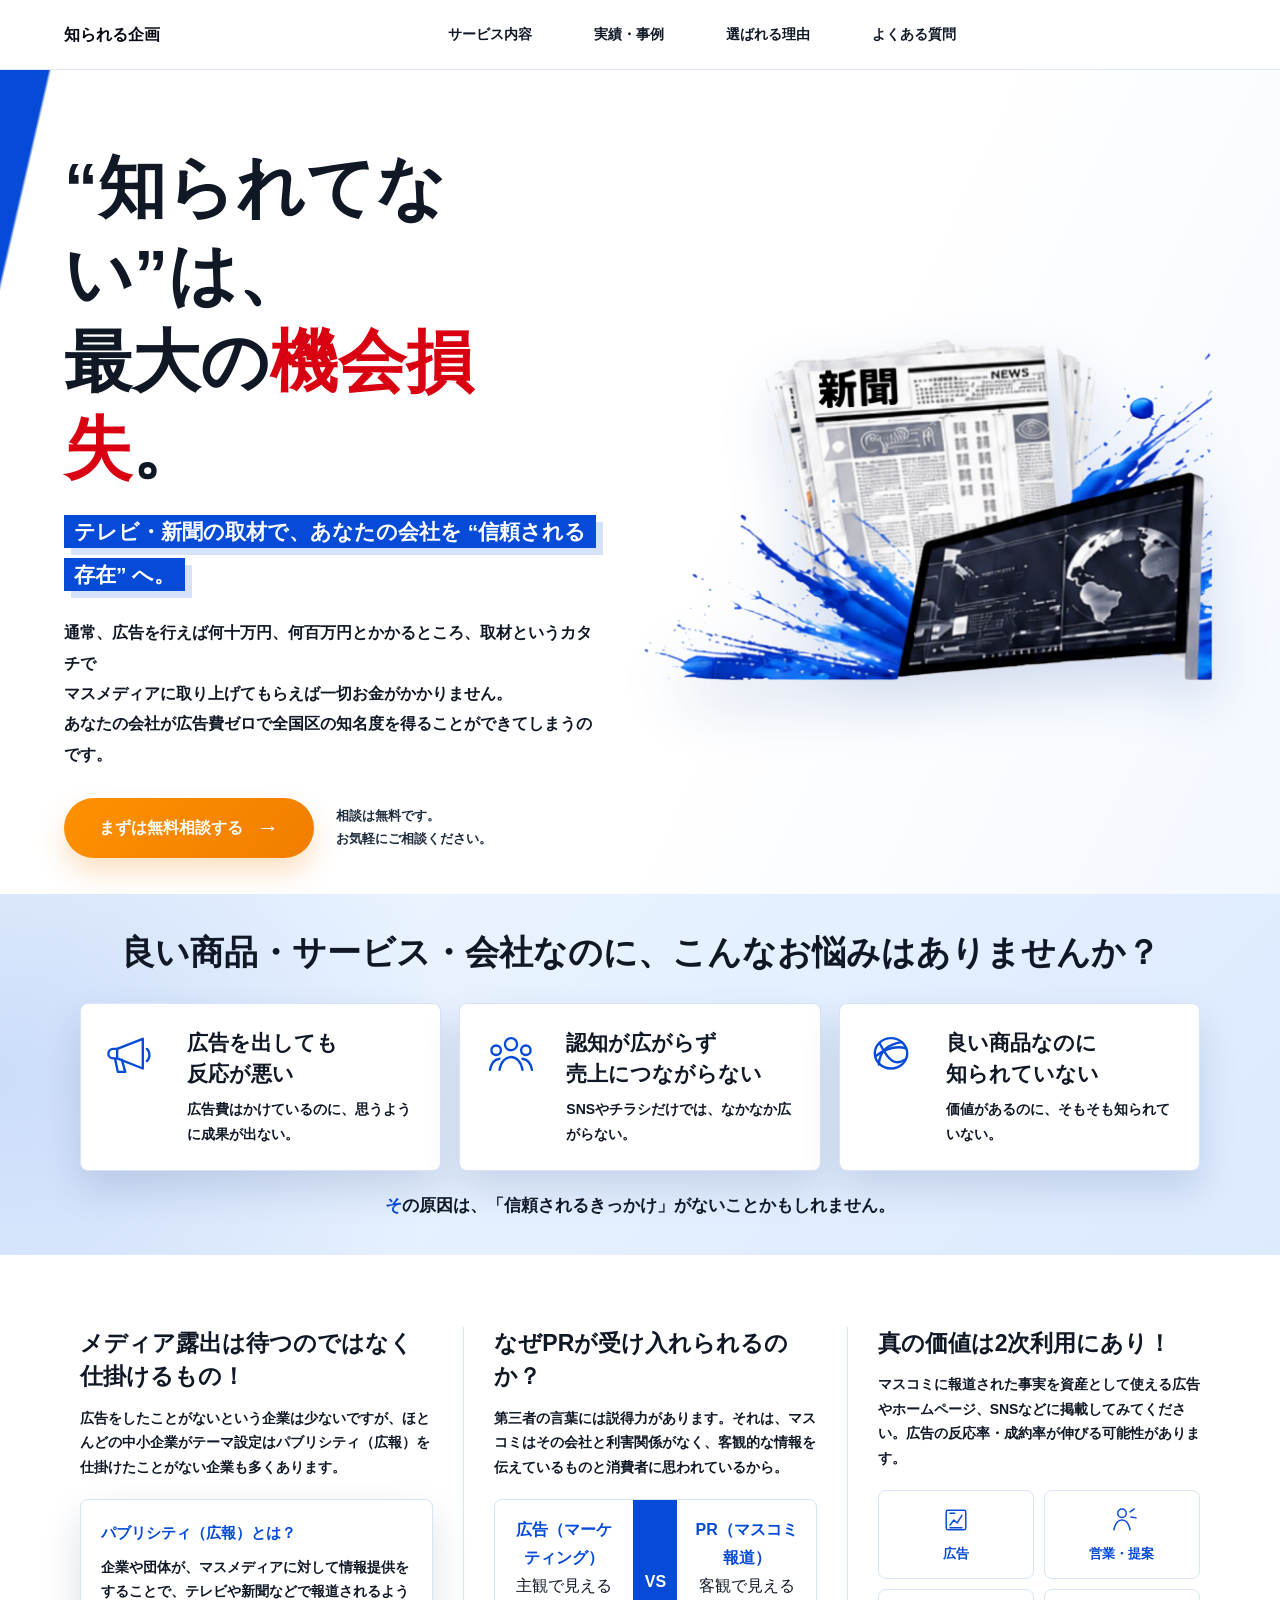
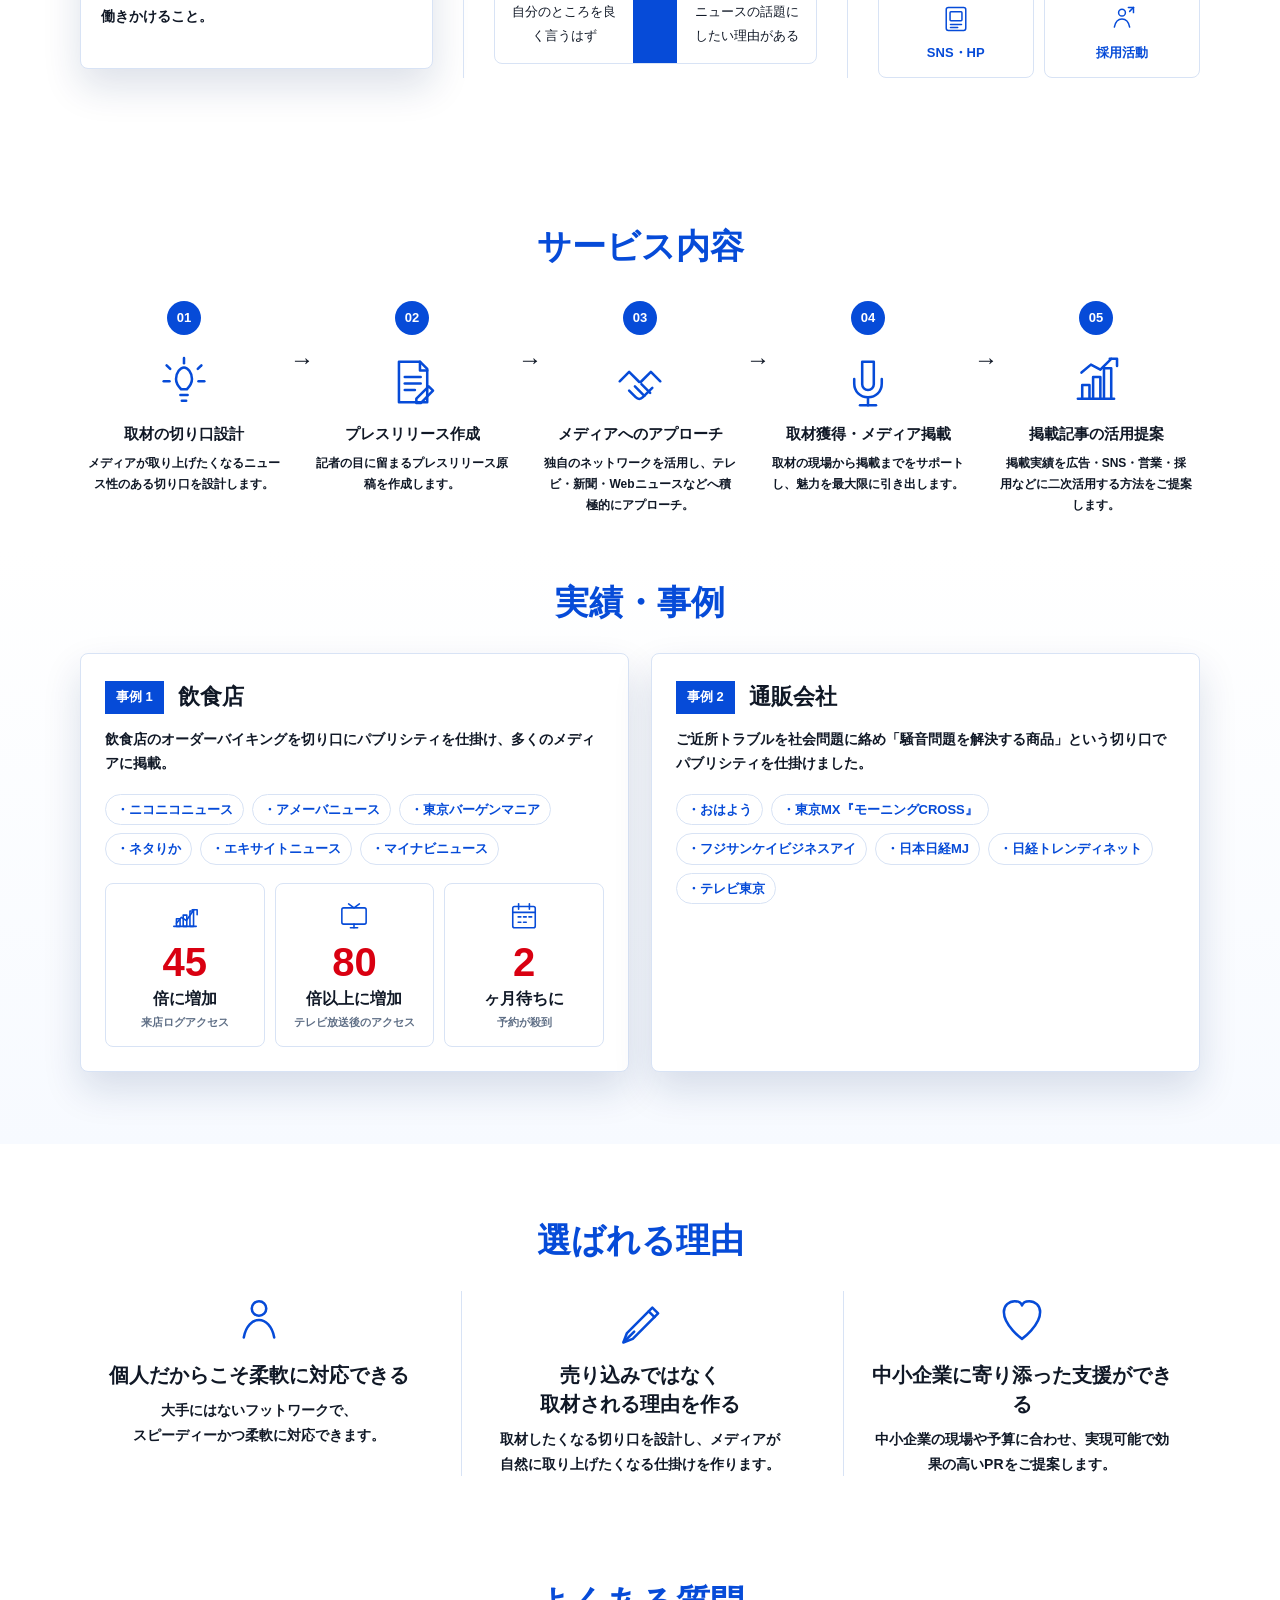
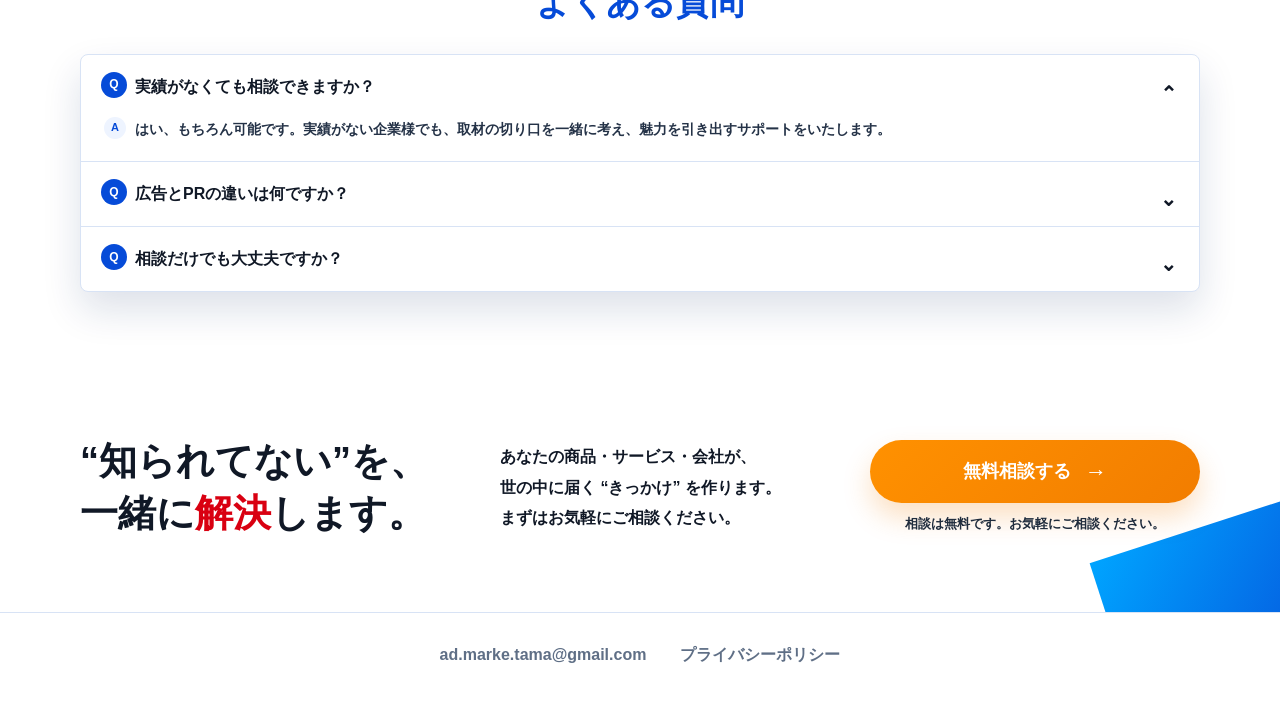
<file: index.html>
<!doctype html>
<html lang="ja">
  <head>
    <meta charset="utf-8">
    <meta name="viewport" content="width=device-width, initial-scale=1">
    <meta name="description" content="テレビ・新聞などのメディア露出を通じて、まだ知られていない商品・サービス・会社の価値を届けるPR支援サイトです。">
    <title>知られる企画 | 知られていないを機会に変えるPR支援</title>
    <style>
      :root {
        --blue: #064bd8;
        --blue-deep: #003895;
        --blue-soft: #eef6ff;
        --red: #d90011;
        --orange: #ff9100;
        --orange-dark: #f27d00;
        --ink: #101826;
        --muted: #5f6f86;
        --line: #d8e3f5;
        --shadow: 0 18px 38px rgba(14, 45, 101, 0.14);
      }
      
      * {
        box-sizing: border-box;
      }
      
      html {
        scroll-behavior: smooth;
        scroll-padding-top: 84px;
      }
      
      body {
        margin: 0;
        color: var(--ink);
        font-family: -apple-system, BlinkMacSystemFont, "Hiragino Sans", "Yu Gothic", "YuGothic", "Noto Sans JP", sans-serif;
        line-height: 1.75;
        background: #fff;
      }
      
      a {
        color: inherit;
        text-decoration: none;
      }
      
      .container {
        width: min(1120px, calc(100% - 40px));
        margin: 0 auto;
      }
      
      .site-header {
        position: sticky;
        top: 0;
        z-index: 20;
        display: flex;
        align-items: center;
        justify-content: space-between;
        gap: 28px;
        min-height: 70px;
        padding: 14px clamp(20px, 5vw, 76px);
        background: rgba(255, 255, 255, 0.94);
        border-bottom: 1px solid rgba(216, 227, 245, 0.75);
        backdrop-filter: blur(16px);
      }
      
      .brand {
        min-width: max-content;
        color: #050812;
        font-weight: 900;
        letter-spacing: 0;
      }
      
      .site-nav {
        display: flex;
        justify-content: center;
        gap: clamp(22px, 5vw, 62px);
        width: 100%;
        font-size: 14px;
        font-weight: 900;
      }
      
      .hero {
        position: relative;
        display: grid;
        grid-template-columns: minmax(0, 0.95fr) minmax(380px, 1.05fr);
        gap: 20px;
        align-items: center;
        min-height: 560px;
        padding: clamp(44px, 6vw, 74px) clamp(20px, 5vw, 76px) 36px;
        overflow: hidden;
        background:
          linear-gradient(103deg, var(--blue) 0 3.3%, transparent 3.5%),
          linear-gradient(115deg, #fff 0%, #fff 60%, #f3f8ff 100%);
      }
      
      .hero-copy {
        position: relative;
        z-index: 2;
      }
      
      .hero h1 {
        margin: 0 0 18px;
        font-size: clamp(42px, 5.4vw, 68px);
        line-height: 1.28;
        letter-spacing: 0;
      }
      
      .hero h1 span,
      .final-cta span {
        color: var(--red);
      }
      
      .hero-ribbon {
        display: inline;
        padding: 5px 10px;
        color: #fff;
        font-size: clamp(16px, 1.9vw, 21px);
        font-weight: 900;
        line-height: 2.05;
        background: var(--blue);
        box-decoration-break: clone;
        -webkit-box-decoration-break: clone;
        box-shadow: 7px 7px 0 rgba(6, 75, 216, 0.16);
      }
      
      .hero-text {
        max-width: 650px;
        margin: 22px 0 0;
        font-size: 16px;
        font-weight: 800;
        line-height: 1.9;
      }
      
      .hero-actions {
        display: flex;
        align-items: center;
        gap: 22px;
        margin-top: 28px;
      }
      
      .hero-actions p,
      .final-grid small {
        margin: 0;
        color: #1f2c3d;
        font-size: 13px;
        font-weight: 800;
      }
      
      .button {
        display: inline-flex;
        align-items: center;
        justify-content: center;
        gap: 14px;
        min-width: 250px;
        padding: 16px 32px;
        color: #fff;
        font-size: 16px;
        font-weight: 900;
        background: linear-gradient(135deg, var(--orange), var(--orange-dark));
        border-radius: 999px;
        box-shadow: 0 14px 28px rgba(242, 125, 0, 0.24);
      }
      
      .button::after {
        content: "→";
        font-size: 22px;
        line-height: 1;
      }
      
      .button.large {
        min-width: 330px;
        font-size: 18px;
      }
      
      .hero-visual {
        position: relative;
        z-index: 1;
      }
      
      .hero-visual img {
        display: block;
        width: min(100%, 780px);
        margin-left: auto;
        filter: drop-shadow(0 24px 28px rgba(3, 52, 147, 0.16));
      }
      
      .section {
        padding: clamp(44px, 6vw, 72px) 0;
      }
      
      .band {
        padding: 34px 0;
        background:
          radial-gradient(circle at 0% 50%, rgba(6, 75, 216, 0.14), transparent 35%),
          linear-gradient(135deg, #eef6ff, #dceaff);
      }
      
      .problem h2,
      .section-title {
        margin: 0 0 26px;
        color: var(--ink);
        font-size: clamp(24px, 3vw, 34px);
        line-height: 1.45;
        text-align: center;
      }
      
      .section-title,
      .faq .section-title {
        color: var(--blue);
      }
      
      .problem-grid {
        display: grid;
        grid-template-columns: repeat(3, 1fr);
        gap: 18px;
      }
      
      .problem-card,
      .case-card,
      .faq-list,
      .mini-box {
        background: #fff;
        border: 1px solid var(--line);
        border-radius: 8px;
        box-shadow: var(--shadow);
      }
      
      .problem-card {
        display: grid;
        grid-template-columns: 64px 1fr;
        gap: 8px 18px;
        min-height: 150px;
        padding: 24px;
      }
      
      .asset-icon {
        display: block;
        width: 54px;
        height: 54px;
        object-fit: contain;
      }
      
      .service-icon {
        display: block;
        width: 58px;
        height: 58px;
        margin: 0 auto 12px;
        object-fit: contain;
      }
      
      .reason-icon {
        display: block;
        width: 58px;
        height: 58px;
        margin: 0 auto 12px;
        object-fit: contain;
      }
      
      .problem-card h3 {
        margin: 0;
        font-size: 21px;
        line-height: 1.45;
      }
      
      .problem-card p {
        grid-column: 2;
        margin: 0;
        font-size: 14px;
        font-weight: 800;
      }
      
      .center-note {
        margin: 20px 0 0;
        text-align: center;
        font-size: 17px;
        font-weight: 900;
      }
      
      .center-note::first-letter {
        color: var(--blue);
      }
      
      .insight-grid {
        display: grid;
        grid-template-columns: repeat(3, 1fr);
        gap: 30px;
      }
      
      .insight article + article {
        padding-left: 30px;
        border-left: 1px solid var(--line);
      }
      
      .insight h2 {
        margin: 0 0 12px;
        font-size: 23px;
        line-height: 1.45;
      }
      
      .insight p {
        margin: 0 0 20px;
        font-size: 14px;
        font-weight: 800;
      }
      
      .mini-box {
        padding: 20px;
      }
      
      .mini-box h3 {
        margin: 0 0 8px;
        color: var(--blue);
        font-size: 15px;
      }
      
      .compare {
        display: grid;
        grid-template-columns: 1fr 44px 1fr;
        overflow: hidden;
        border: 1px solid var(--line);
        border-radius: 8px;
      }
      
      .compare div {
        padding: 16px;
        text-align: center;
      }
      
      .compare strong {
        display: grid;
        place-items: center;
        color: #fff;
        background: var(--blue);
      }
      
      .compare b,
      .compare span,
      .compare small {
        display: block;
      }
      
      .compare b {
        color: var(--blue);
      }
      
      .reuse-grid {
        display: grid;
        grid-template-columns: repeat(2, 1fr);
        gap: 10px;
      }
      
      .reuse-grid span {
        display: grid;
        gap: 6px;
        place-items: center;
        padding: 12px 8px;
        color: var(--blue);
        text-align: center;
        font-size: 13px;
        font-weight: 900;
        border: 1px solid var(--line);
        border-radius: 8px;
      }
      
      .reuse-grid img {
        width: 34px;
        height: 34px;
        object-fit: contain;
      }
      
      .service {
        padding-bottom: 34px;
      }
      
      .service-steps {
        display: grid;
        grid-template-columns: repeat(5, 1fr);
        gap: 20px;
        padding: 0;
        margin: 0;
        list-style: none;
      }
      
      .service-steps li {
        position: relative;
        padding: 4px 8px 0;
        text-align: center;
      }
      
      .service-steps li + li::before {
        position: absolute;
        top: 42px;
        left: -18px;
        content: "→";
        font-size: 24px;
        font-weight: 900;
      }
      
      .service-steps span {
        display: inline-grid;
        place-items: center;
        width: 34px;
        height: 34px;
        margin-bottom: 18px;
        color: #fff;
        font-size: 13px;
        font-weight: 900;
        background: var(--blue);
        border-radius: 50%;
      }
      
      .service-steps h3 {
        margin: 0 0 8px;
        font-size: 15px;
        line-height: 1.45;
      }
      
      .service-steps p {
        margin: 0;
        font-size: 12px;
        font-weight: 800;
      }
      
      .works {
        padding-top: 28px;
        background: linear-gradient(180deg, #fff, #f7faff);
      }
      
      .works-grid {
        display: grid;
        grid-template-columns: 1fr 1fr;
        gap: 22px;
      }
      
      .case-card {
        padding: 24px;
      }
      
      .case-head {
        display: flex;
        align-items: center;
        gap: 14px;
        margin-bottom: 10px;
      }
      
      .case-head span {
        padding: 5px 11px;
        color: #fff;
        font-size: 13px;
        font-weight: 900;
        background: var(--blue);
      }
      
      .case-head h3 {
        margin: 0;
        font-size: 22px;
      }
      
      .case-card p {
        margin: 0 0 18px;
        font-size: 14px;
        font-weight: 800;
      }
      
      .media-list {
        display: flex;
        flex-wrap: wrap;
        gap: 8px;
        margin-bottom: 18px;
      }
      
      .media-list span {
        display: inline-flex;
        align-items: center;
        min-height: 30px;
        padding: 6px 10px;
        color: var(--blue);
        font-size: 13px;
        font-weight: 900;
        line-height: 1.35;
        background: #fff;
        border: 1px solid var(--line);
        border-radius: 999px;
      }
      
      .media-list span::before {
        content: "・";
      }
      
      .stats-grid {
        display: grid;
        grid-template-columns: repeat(3, 1fr);
        gap: 10px;
      }
      
      .stats-grid div {
        min-height: 112px;
        padding: 14px 8px;
        text-align: center;
        border: 1px solid var(--line);
        border-radius: 8px;
      }
      
      .stats-grid img {
        display: block;
        width: 36px;
        height: 36px;
        margin: 0 auto 8px;
        object-fit: contain;
      }
      
      .stats-grid b {
        color: var(--red);
        font-size: 40px;
        line-height: 1;
      }
      
      .stats-grid strong,
      .stats-grid small {
        display: block;
        font-weight: 900;
      }
      
      .stats-grid small {
        color: var(--muted);
        font-size: 11px;
      }
      
      .reason-grid {
        display: grid;
        grid-template-columns: repeat(3, 1fr);
        gap: 24px;
      }
      
      .reason-grid article {
        padding: 0 28px;
        text-align: center;
      }
      
      .reason-grid article + article {
        border-left: 1px solid var(--line);
      }
      
      .reason-grid h3 {
        margin: 0 0 8px;
        font-size: 20px;
        line-height: 1.45;
      }
      
      .reason-grid p {
        margin: 0;
        font-size: 14px;
        font-weight: 800;
      }
      
      .faq {
        padding-top: 30px;
      }
      
      .faq-list {
        overflow: hidden;
      }
      
      .faq-list details + details {
        border-top: 1px solid var(--line);
      }
      
      .faq-list summary {
        position: relative;
        display: block;
        padding: 18px 46px 18px 54px;
        cursor: pointer;
        font-weight: 900;
        list-style: none;
      }
      
      .faq-list summary::-webkit-details-marker {
        display: none;
      }
      
      .faq-list summary::before {
        position: absolute;
        top: 17px;
        left: 20px;
        display: grid;
        width: 26px;
        height: 26px;
        place-items: center;
        content: "Q";
        color: #fff;
        font-size: 12px;
        background: var(--blue);
        border-radius: 50%;
      }
      
      .faq-list summary::after {
        position: absolute;
        top: 20px;
        right: 22px;
        content: "⌄";
        font-size: 20px;
      }
      
      .faq-list details[open] summary::after {
        transform: rotate(180deg);
      }
      
      .faq-list p {
        position: relative;
        margin: -2px 0 20px;
        padding: 0 46px 0 54px;
        color: #243247;
        font-size: 14px;
        font-weight: 800;
      }
      
      .faq-list p::before {
        position: absolute;
        left: 23px;
        display: grid;
        width: 22px;
        height: 22px;
        place-items: center;
        content: "A";
        color: var(--blue);
        font-size: 11px;
        font-weight: 900;
        background: #eef4ff;
        border-radius: 50%;
      }
      
      .final-cta {
        position: relative;
        overflow: hidden;
      }
      
      .final-cta::after {
        position: absolute;
        right: -70px;
        bottom: -80px;
        width: 240px;
        height: 170px;
        content: "";
        background: linear-gradient(135deg, #00a4ff, var(--blue));
        transform: rotate(-18deg);
      }
      
      .final-grid {
        position: relative;
        z-index: 1;
        display: grid;
        grid-template-columns: minmax(390px, 0.9fr) minmax(300px, 1fr) auto;
        gap: 30px;
        align-items: center;
      }
      
      .final-grid h2 {
        margin: 0;
        min-width: 390px;
        font-size: clamp(28px, 3vw, 38px);
        line-height: 1.36;
      }
      
      .final-keep {
        font-weight: inherit;
        white-space: nowrap;
      }
      
      .final-keep strong {
        color: var(--red);
      }
      
      .final-grid p {
        margin: 0;
        font-weight: 900;
        line-height: 1.9;
      }
      
      .final-grid small {
        display: block;
        margin-top: 10px;
        text-align: center;
      }
      
      .site-footer {
        display: flex;
        justify-content: center;
        gap: 34px;
        padding: 28px 20px 42px;
        color: var(--muted);
        font-weight: 900;
        background: #fff;
        border-top: 1px solid var(--line);
      }
      
      @media (max-width: 980px) {
        html {
          scroll-padding-top: 112px;
        }
      
        .site-header {
          align-items: flex-start;
          flex-direction: column;
          gap: 10px;
        }
      
        .site-nav {
          justify-content: flex-start;
          gap: 18px;
          overflow-x: auto;
          width: 100%;
          padding-bottom: 2px;
          white-space: nowrap;
        }
      
        .hero {
          grid-template-columns: 1fr;
          min-height: auto;
        }
      
        .hero-visual img {
          width: min(100%, 640px);
        }
      
        .problem-grid,
        .insight-grid,
        .works-grid,
        .reason-grid,
        .final-grid {
          grid-template-columns: 1fr;
        }
      
        .insight article + article,
        .reason-grid article + article {
          padding-left: 0;
          border-left: 0;
        }
      
        .service-steps {
          grid-template-columns: 1fr 1fr;
        }
      
        .service-steps li + li::before {
          display: none;
        }
      
        .final-grid {
          justify-items: start;
        }
      }
      
      @media (max-width: 640px) {
        .container {
          width: min(100% - 28px, 560px);
        }
      
        .site-header {
          min-height: auto;
          padding: 12px 16px;
        }
      
        .brand {
          font-size: 18px;
        }
      
        .site-nav {
          font-size: 12px;
        }
      
        .hero {
          padding: 32px 16px 22px;
          background:
            linear-gradient(96deg, var(--blue) 0 8%, transparent 8.3%),
            linear-gradient(180deg, #fff, #eef5ff);
        }
      
        .hero h1 {
          padding-left: 16px;
          font-size: 38px;
        }
      
        .hero-ribbon {
          font-size: 14px;
        }
      
        .hero-text {
          font-size: 15px;
          line-height: 1.85;
        }
      
        .hero-actions {
          align-items: stretch;
          flex-direction: column;
        }
      
        .button,
        .button.large {
          width: 100%;
          min-width: 0;
        }
      
        .hero-visual {
          margin: 14px -16px -8px 0;
        }
      
        .hero-visual img {
          width: min(100%, 560px);
        }
      
        .final-grid h2 {
          min-width: 0;
          width: 100%;
          font-size: 28px;
        }
      
        .section {
          padding: 40px 0;
        }
      
        .problem-card {
          grid-template-columns: 1fr;
          text-align: center;
        }
      
        .problem-card p {
          grid-column: auto;
        }
      
        .asset-icon {
          margin: 0 auto;
        }
      
        .service-steps,
        .stats-grid,
        .media-list,
        .reuse-grid {
          grid-template-columns: 1fr;
        }
      
        .case-card {
          padding: 20px;
        }
      
        .site-footer {
          align-items: center;
          flex-direction: column;
          gap: 10px;
          text-align: center;
        }
      }

      @media (max-width: 768px) {
        html {
          scroll-padding-top: 0;
        }

        body {
          min-width: 0;
        }

        .container {
          width: min(100% - 28px, 560px);
        }

        .site-header {
          position: static;
          align-items: flex-start;
          gap: 12px;
          padding: 14px 16px;
        }

        .brand {
          font-size: 18px;
          line-height: 1.4;
        }

        .site-nav {
          display: flex;
          flex-wrap: wrap;
          justify-content: flex-start;
          gap: 10px 18px;
          overflow: visible;
          width: 100%;
          padding-bottom: 0;
          font-size: 12px;
          line-height: 1.5;
          white-space: normal;
        }

        .hero {
          grid-template-columns: 1fr;
          gap: 24px;
          min-height: auto;
          padding: 32px 16px 28px;
          overflow: visible;
          background:
            linear-gradient(96deg, var(--blue) 0 7%, transparent 7.3%),
            linear-gradient(180deg, #fff, #eef5ff);
        }

        .hero h1 {
          max-width: 100%;
          padding-left: 14px;
          margin-bottom: 16px;
          font-size: clamp(34px, 10vw, 40px);
          line-height: 1.28;
        }

        .hero-ribbon {
          display: inline;
          padding: 4px 8px;
          font-size: 14px;
          line-height: 2;
          box-shadow: 5px 5px 0 rgba(6, 75, 216, 0.14);
          box-decoration-break: clone;
          -webkit-box-decoration-break: clone;
        }

        .hero-text {
          max-width: 100%;
          margin-top: 18px;
          font-size: 14px;
          line-height: 1.9;
          overflow-wrap: anywhere;
        }

        .hero-actions {
          align-items: center;
          flex-direction: column;
          gap: 12px;
          margin-top: 22px;
        }

        .hero-actions p {
          width: 100%;
          text-align: center;
        }

        .button,
        .button.large {
          width: min(100%, 340px);
          min-width: 0;
          min-height: 52px;
          padding: 14px 22px;
          font-size: 15px;
        }

        .hero-visual {
          width: 100%;
          margin: 0;
        }

        .hero-visual img {
          width: 100%;
          max-width: 560px;
          height: auto;
          margin: 0 auto;
        }

        .section,
        .band {
          padding: 38px 0;
        }

        .problem h2,
        .section-title {
          margin-bottom: 18px;
          font-size: 23px;
          line-height: 1.55;
        }

        .problem-grid,
        .insight-grid,
        .works-grid,
        .reason-grid,
        .final-grid {
          display: grid;
          grid-template-columns: 1fr;
          gap: 16px;
        }

        .problem-card {
          grid-template-columns: 1fr;
          justify-items: center;
          gap: 10px;
          min-height: 0;
          padding: 18px;
          text-align: center;
        }

        .asset-icon {
          width: 44px;
          height: 44px;
          margin: 0;
        }

        .problem-card h3 {
          font-size: 18px;
          line-height: 1.45;
        }

        .problem-card p {
          grid-column: 1 / -1;
          font-size: 13px;
          line-height: 1.8;
        }

        .center-note {
          font-size: 14px;
          line-height: 1.8;
        }

        .insight article + article,
        .reason-grid article + article {
          padding-left: 0;
          border-left: 0;
        }

        .insight article,
        .case-card,
        .final-grid {
          text-align: center;
        }

        .insight h2 {
          font-size: 20px;
          line-height: 1.5;
        }

        .insight p,
        .case-card p,
        .reason-grid p {
          font-size: 13px;
          line-height: 1.85;
        }

        .mini-box {
          padding: 18px;
          text-align: center;
        }

        .compare {
          grid-template-columns: 1fr;
        }

        .compare strong {
          min-height: 34px;
        }

        .reuse-grid,
        .stats-grid,
        .media-list,
        .logo-grid {
          grid-template-columns: 1fr;
        }

        .reuse-grid {
          gap: 10px;
        }

        .reuse-grid span,
        .media-list span {
          width: 100%;
          justify-content: center;
          text-align: center;
          white-space: normal;
          overflow-wrap: anywhere;
        }

        .service-steps {
          grid-template-columns: 1fr;
          gap: 18px;
        }

        .service-steps li {
          padding: 0 4px;
        }

        .service-steps li + li::before {
          display: none;
        }

        .service-icon {
          width: 52px;
          height: 52px;
        }

        .service-steps h3 {
          font-size: 16px;
        }

        .service-steps p {
          font-size: 13px;
          line-height: 1.75;
        }

        .case-card {
          padding: 18px;
        }

        .case-head {
          align-items: center;
          flex-direction: column;
          gap: 8px;
        }

        .case-head h3 {
          font-size: 20px;
        }

        .stats-grid {
          gap: 10px;
        }

        .stats-grid div {
          min-height: 0;
          padding: 14px 10px;
        }

        .reason-grid article {
          padding: 0;
        }

        .reason-icon {
          width: 52px;
          height: 52px;
        }

        .reason-grid h3 {
          font-size: 18px;
          line-height: 1.55;
        }

        .faq-list {
          overflow: visible;
        }

        .faq-list summary {
          padding: 16px 40px 16px 50px;
          font-size: 14px;
          line-height: 1.65;
          overflow-wrap: anywhere;
        }

        .faq-list summary::before {
          top: 17px;
          left: 16px;
        }

        .faq-list summary::after {
          top: 20px;
          right: 16px;
        }

        .faq-list p {
          margin-bottom: 18px;
          padding: 0 18px 0 50px;
          font-size: 13px;
          line-height: 1.85;
          overflow-wrap: anywhere;
        }

        .faq-list p::before {
          left: 18px;
        }

        .final-cta {
          overflow: visible;
        }

        .final-cta::after {
          right: 0;
          bottom: 0;
          width: 88px;
          height: 72px;
          clip-path: polygon(100% 0, 100% 100%, 0 100%);
          transform: none;
        }

        .final-grid {
          justify-items: stretch;
        }

        .final-grid h2 {
          width: 100%;
          min-width: 0;
          font-size: 27px;
          line-height: 1.45;
          text-align: center;
        }

        .final-keep {
          white-space: normal;
        }

        .final-grid p {
          font-size: 14px;
          line-height: 1.9;
          text-align: center;
        }

        .final-grid small {
          text-align: center;
        }

        .site-footer {
          align-items: center;
          flex-direction: column;
          gap: 10px;
          padding: 24px 16px 34px;
          text-align: center;
          font-size: 13px;
        }
      }

      @media (min-width: 360px) and (max-width: 390px) {
        .hero h1 {
          padding-left: 0;
          font-size: 31px;
          line-height: 1.32;
          white-space: nowrap;
          letter-spacing: 0;
        }
      }
    </style>
  </head>
  <body>
    <header class="site-header">
      <a class="brand" href="#top">知られる企画</a>
      <nav class="site-nav" aria-label="メインナビゲーション">
        <a href="#service">サービス内容</a>
        <a href="#works">実績・事例</a>
        <a href="#reason">選ばれる理由</a>
        <a href="#faq">よくある質問</a>
      </nav>
    </header>

    <main>
      <section id="top" class="hero">
        <div class="hero-copy">
          <h1>“知られてない”は、<br>最大の<span>機会損失</span>。</h1>
          <p class="hero-ribbon">テレビ・新聞の取材で、あなたの会社を “信頼される存在” へ。</p>
          <p class="hero-text">通常、広告を行えば何十万円、何百万円とかかるところ、取材というカタチで<br>マスメディアに取り上げてもらえば一切お金がかかりません。<br>あなたの会社が広告費ゼロで全国区の知名度を得ることができてしまうのです。</p>
          <div class="hero-actions">
            <a class="button" href="mailto:ad.marke.tama@gmail.com?subject=%E7%84%A1%E6%96%99%E7%9B%B8%E8%AB%87%E3%81%AE%E3%81%8A%E5%95%8F%E3%81%84%E5%90%88%E3%82%8F%E3%81%9B">まずは無料相談する</a>
            <p>相談は無料です。<br>お気軽にご相談ください。</p>
          </div>
        </div>
        <div class="hero-visual" aria-hidden="true">
          <img src="fv-tv-newspaper-transparent.png" alt="">
        </div>
      </section>

      <section class="problem band">
        <div class="container">
          <h2>良い商品・サービス・会社なのに、こんなお悩みはありませんか？</h2>
          <div class="problem-grid">
            <article class="problem-card">
              <img class="asset-icon" src="problem_megaphone.svg" alt="">
              <h3>広告を出しても<br>反応が悪い</h3>
              <p>広告費はかけているのに、思うように成果が出ない。</p>
            </article>
            <article class="problem-card">
              <img class="asset-icon" src="problem_people.svg" alt="">
              <h3>認知が広がらず<br>売上につながらない</h3>
              <p>SNSやチラシだけでは、なかなか広がらない。</p>
            </article>
            <article class="problem-card">
              <img class="asset-icon" src="problem_scribble.svg" alt="">
              <h3>良い商品なのに<br>知られていない</h3>
              <p>価値があるのに、そもそも知られていない。</p>
            </article>
          </div>
          <p class="center-note">その原因は、「信頼されるきっかけ」がないことかもしれません。</p>
        </div>
      </section>

      <section class="insight section">
        <div class="container insight-grid">
          <article>
            <h2>メディア露出は待つのではなく<br>仕掛けるもの！</h2>
            <p>広告をしたことがないという企業は少ないですが、ほとんどの中小企業がテーマ設定はパブリシティ（広報）を仕掛けたことがない企業も多くあります。</p>
            <div class="mini-box">
              <h3>パブリシティ（広報）とは？</h3>
              <p>企業や団体が、マスメディアに対して情報提供をすることで、テレビや新聞などで報道されるよう働きかけること。</p>
            </div>
          </article>
          <article>
            <h2>なぜPRが受け入れられるのか？</h2>
            <p>第三者の言葉には説得力があります。それは、マスコミはその会社と利害関係がなく、客観的な情報を伝えているものと消費者に思われているから。</p>
            <div class="compare">
              <div>
                <b>広告（マーケティング）</b>
                <span>主観で見える</span>
                <small>自分のところを良く言うはず</small>
              </div>
              <strong>VS</strong>
              <div>
                <b>PR（マスコミ報道）</b>
                <span>客観で見える</span>
                <small>ニュースの話題にしたい理由がある</small>
              </div>
            </div>
          </article>
          <article>
            <h2>真の価値は2次利用にあり！</h2>
            <p>マスコミに報道された事実を資産として使える広告やホームページ、SNSなどに掲載してみてください。広告の反応率・成約率が伸びる可能性があります。</p>
            <div class="reuse-grid">
              <span><img src="reuse_ad.svg" alt="">広告</span>
              <span><img src="reuse_sales.svg" alt="">営業・提案</span>
              <span><img src="reuse_sns_hp.svg" alt="">SNS・HP</span>
              <span><img src="reuse_recruit.svg" alt="">採用活動</span>
            </div>
          </article>
        </div>
      </section>

      <section id="service" class="section service">
        <div class="container">
          <h2 class="section-title">サービス内容</h2>
          <ol class="service-steps">
            <li><span>01</span><img class="service-icon" src="service_lightbulb.svg" alt=""><h3>取材の切り口設計</h3><p>メディアが取り上げたくなるニュース性のある切り口を設計します。</p></li>
            <li><span>02</span><img class="service-icon" src="service_press_release.svg" alt=""><h3>プレスリリース作成</h3><p>記者の目に留まるプレスリリース原稿を作成します。</p></li>
            <li><span>03</span><img class="service-icon" src="service_handshake.svg" alt=""><h3>メディアへのアプローチ</h3><p>独自のネットワークを活用し、テレビ・新聞・Webニュースなどへ積極的にアプローチ。</p></li>
            <li><span>04</span><img class="service-icon" src="service_microphone.svg" alt=""><h3>取材獲得・メディア掲載</h3><p>取材の現場から掲載までをサポートし、魅力を最大限に引き出します。</p></li>
            <li><span>05</span><img class="service-icon" src="service_chart.svg" alt=""><h3>掲載記事の活用提案</h3><p>掲載実績を広告・SNS・営業・採用などに二次活用する方法をご提案します。</p></li>
          </ol>
        </div>
      </section>

      <section id="works" class="section works">
        <div class="container">
          <h2 class="section-title">実績・事例</h2>
          <div class="works-grid">
            <article class="case-card">
              <div class="case-head"><span>事例 1</span><h3>飲食店</h3></div>
              <p>飲食店のオーダーバイキングを切り口にパブリシティを仕掛け、多くのメディアに掲載。</p>
              <div class="media-list" aria-label="掲載メディア">
                <span>ニコニコニュース</span><span>アメーバニュース</span><span>東京バーゲンマニア</span><span>ネタりか</span><span>エキサイトニュース</span><span>マイナビニュース</span>
              </div>
              <div class="stats-grid">
                <div><img src="stats_growth.svg" alt=""><b>45</b><strong>倍に増加</strong><small>来店ログアクセス</small></div>
                <div><img src="stats_tv.svg" alt=""><b>80</b><strong>倍以上に増加</strong><small>テレビ放送後のアクセス</small></div>
                <div><img src="stats_calendar.svg" alt=""><b>2</b><strong>ヶ月待ちに</strong><small>予約が殺到</small></div>
              </div>
            </article>
            <article class="case-card">
              <div class="case-head"><span>事例 2</span><h3>通販会社</h3></div>
              <p>ご近所トラブルを社会問題に絡め「騒音問題を解決する商品」という切り口でパブリシティを仕掛けました。</p>
              <div class="media-list" aria-label="掲載メディア">
                <span>おはよう</span><span>東京MX『モーニングCROSS』</span><span>フジサンケイビジネスアイ</span><span>日本日経MJ</span><span>日経トレンディネット</span><span>テレビ東京</span>
              </div>
            </article>
          </div>
        </div>
      </section>

      <section id="reason" class="section reason">
        <div class="container">
          <h2 class="section-title">選ばれる理由</h2>
          <div class="reason-grid">
            <article><img class="reason-icon" src="reason_person.svg" alt=""><h3>個人だからこそ柔軟に対応できる</h3><p>大手にはないフットワークで、<br>スピーディーかつ柔軟に対応できます。</p></article>
            <article><img class="reason-icon" src="reason_pen.svg" alt=""><h3>売り込みではなく<br>取材される理由を作る</h3><p>取材したくなる切り口を設計し、メディアが<br>自然に取り上げたくなる仕掛けを作ります。</p></article>
            <article><img class="reason-icon" src="reason_heart.svg" alt=""><h3>中小企業に寄り添った支援ができる</h3><p>中小企業の現場や予算に合わせ、実現可能で効果の高いPRをご提案します。</p></article>
          </div>
        </div>
      </section>

      <section id="faq" class="section faq">
        <div class="container">
          <h2 class="section-title">よくある質問</h2>
          <div class="faq-list">
            <details open>
              <summary>実績がなくても相談できますか？</summary>
              <p>はい、もちろん可能です。実績がない企業様でも、取材の切り口を一緒に考え、魅力を引き出すサポートをいたします。</p>
            </details>
            <details>
              <summary>広告とPRの違いは何ですか？</summary>
              <p>広告は「お金で買える情報」ですが、PRは第三者であるメディアが伝える情報です。信頼性が高く、消費者に受け入れられやすいのが特徴です。</p>
            </details>
            <details>
              <summary>相談だけでも大丈夫ですか？</summary>
              <p>はい、相談だけでも大歓迎です。まずは現状のお悩みをお聞かせください。</p>
            </details>
          </div>
        </div>
      </section>

      <section class="final-cta section">
        <div class="container final-grid">
          <h2>“知られてない”を、<br><b class="final-keep">一緒に<strong>解決</strong>します。</b></h2>
          <p>あなたの商品・サービス・会社が、<br>世の中に届く “きっかけ” を作ります。<br>まずはお気軽にご相談ください。</p>
          <div>
            <a class="button large" href="mailto:ad.marke.tama@gmail.com?subject=%E7%84%A1%E6%96%99%E7%9B%B8%E8%AB%87%E3%81%AE%E3%81%8A%E5%95%8F%E3%81%84%E5%90%88%E3%82%8F%E3%81%9B">無料相談する</a>
            <small>相談は無料です。お気軽にご相談ください。</small>
          </div>
        </div>
      </section>
    </main>

    <footer class="site-footer">
      <a href="mailto:ad.marke.tama@gmail.com">ad.marke.tama@gmail.com</a>
      <a href="privacy.html">プライバシーポリシー</a>
    </footer>
  </body>
</html>
</file>
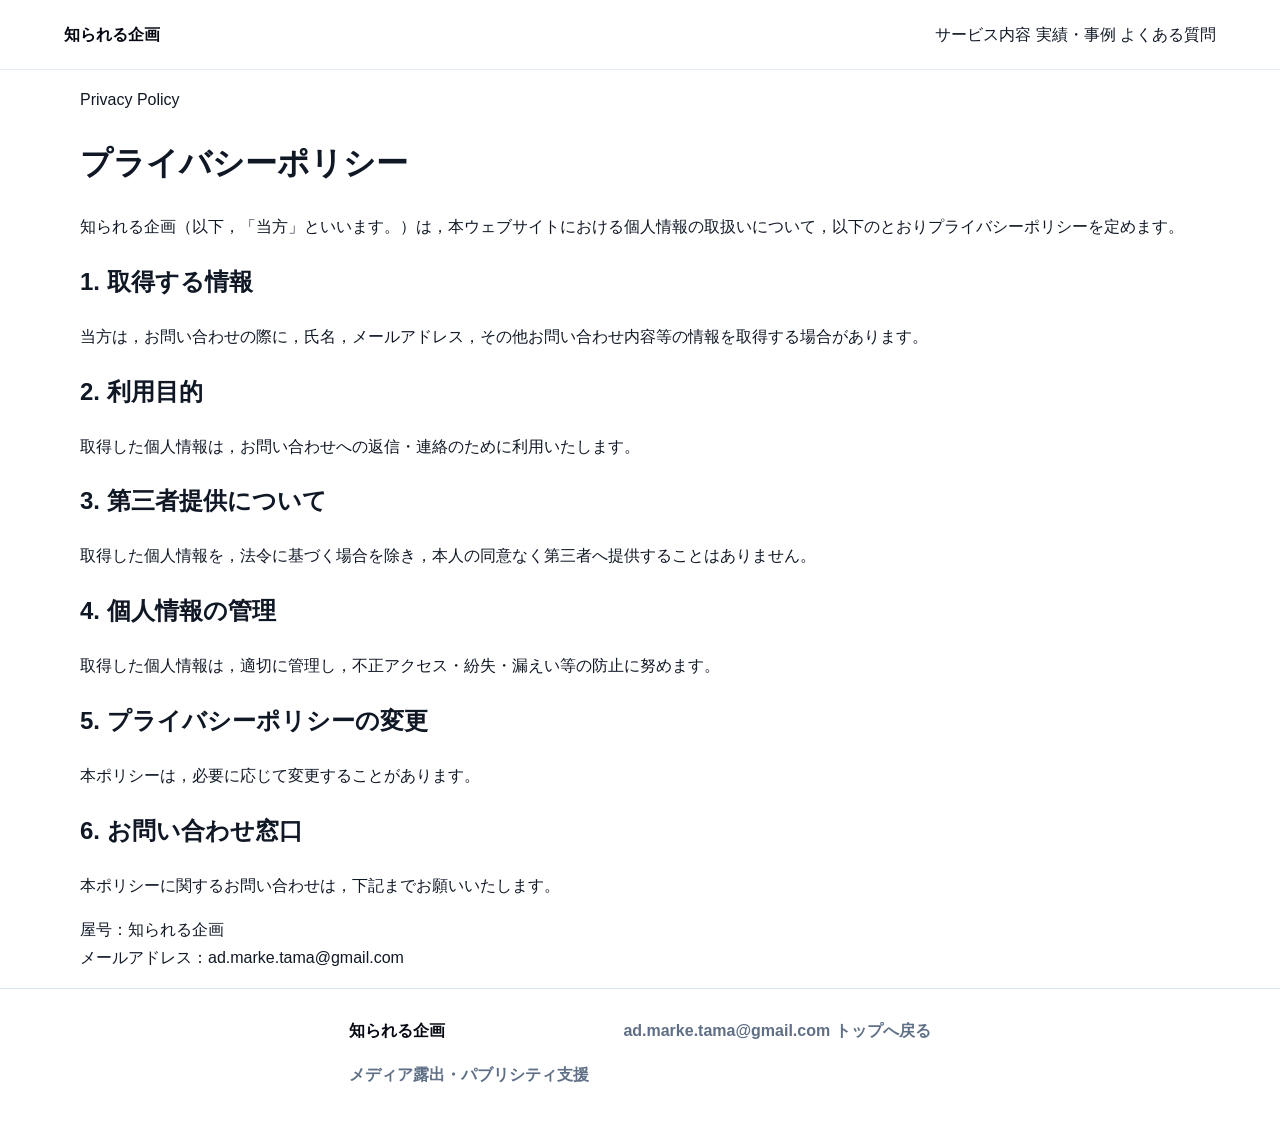
<file: privacy.html>
<!doctype html>
<html lang="ja">
  <head>
    <meta charset="utf-8">
    <meta name="viewport" content="width=device-width, initial-scale=1">
    <meta name="description" content="知られる企画のプライバシーポリシーです。">
    <title>プライバシーポリシー | 知られる企画</title>
    <link rel="stylesheet" href="styles.css">
  </head>
  <body class="policy-page">
    <header class="site-header">
      <a class="brand" href="index.html">知られる企画</a>
      <nav class="nav" aria-label="メインナビゲーション">
        <a href="index.html#service">サービス内容</a>
        <a href="index.html#works">実績・事例</a>
        <a href="index.html#faq">よくある質問</a>
      </nav>
    </header>

    <main class="policy">
      <div class="container narrow">
        <p class="eyebrow">Privacy Policy</p>
        <h1>プライバシーポリシー</h1>
        <p>知られる企画（以下，「当方」といいます。）は，本ウェブサイトにおける個人情報の取扱いについて，以下のとおりプライバシーポリシーを定めます。</p>

        <section>
          <h2>1. 取得する情報</h2>
          <p>当方は，お問い合わせの際に，氏名，メールアドレス，その他お問い合わせ内容等の情報を取得する場合があります。</p>
        </section>

        <section>
          <h2>2. 利用目的</h2>
          <p>取得した個人情報は，お問い合わせへの返信・連絡のために利用いたします。</p>
        </section>

        <section>
          <h2>3. 第三者提供について</h2>
          <p>取得した個人情報を，法令に基づく場合を除き，本人の同意なく第三者へ提供することはありません。</p>
        </section>

        <section>
          <h2>4. 個人情報の管理</h2>
          <p>取得した個人情報は，適切に管理し，不正アクセス・紛失・漏えい等の防止に努めます。</p>
        </section>

        <section>
          <h2>5. プライバシーポリシーの変更</h2>
          <p>本ポリシーは，必要に応じて変更することがあります。</p>
        </section>

        <section>
          <h2>6. お問い合わせ窓口</h2>
          <p>本ポリシーに関するお問い合わせは，下記までお願いいたします。</p>
          <p>屋号：知られる企画<br>メールアドレス：<a class="text-link" href="mailto:ad.marke.tama@gmail.com">ad.marke.tama@gmail.com</a></p>
        </section>
      </div>
    </main>

    <footer class="site-footer">
      <div>
        <a class="brand" href="index.html">知られる企画</a>
        <p>メディア露出・パブリシティ支援</p>
      </div>
      <div class="footer-links">
        <a href="mailto:ad.marke.tama@gmail.com">ad.marke.tama@gmail.com</a>
        <a href="index.html">トップへ戻る</a>
      </div>
    </footer>
  </body>
</html>
</file>
<file: styles.css>
:root {
  --blue: #064bd8;
  --blue-deep: #003895;
  --blue-soft: #eef6ff;
  --red: #d90011;
  --orange: #ff9100;
  --orange-dark: #f27d00;
  --ink: #101826;
  --muted: #5f6f86;
  --line: #d8e3f5;
  --shadow: 0 18px 38px rgba(14, 45, 101, 0.14);
}

* {
  box-sizing: border-box;
}

html {
  scroll-behavior: smooth;
  scroll-padding-top: 84px;
}

body {
  margin: 0;
  color: var(--ink);
  font-family: -apple-system, BlinkMacSystemFont, "Hiragino Sans", "Yu Gothic", "YuGothic", "Noto Sans JP", sans-serif;
  line-height: 1.75;
  background: #fff;
}

a {
  color: inherit;
  text-decoration: none;
}

.container {
  width: min(1120px, calc(100% - 40px));
  margin: 0 auto;
}

.site-header {
  position: sticky;
  top: 0;
  z-index: 20;
  display: flex;
  align-items: center;
  justify-content: space-between;
  gap: 28px;
  min-height: 70px;
  padding: 14px clamp(20px, 5vw, 76px);
  background: rgba(255, 255, 255, 0.94);
  border-bottom: 1px solid rgba(216, 227, 245, 0.75);
  backdrop-filter: blur(16px);
}

.brand {
  min-width: max-content;
  color: #050812;
  font-weight: 900;
  letter-spacing: 0;
}

.site-nav {
  display: flex;
  justify-content: center;
  gap: clamp(22px, 5vw, 62px);
  width: 100%;
  font-size: 14px;
  font-weight: 900;
}

.hero {
  position: relative;
  display: grid;
  grid-template-columns: minmax(0, 0.95fr) minmax(380px, 1.05fr);
  gap: 20px;
  align-items: center;
  min-height: 560px;
  padding: clamp(44px, 6vw, 74px) clamp(20px, 5vw, 76px) 36px;
  overflow: hidden;
  background:
    linear-gradient(103deg, var(--blue) 0 3.3%, transparent 3.5%),
    linear-gradient(115deg, #fff 0%, #fff 60%, #f3f8ff 100%);
}

.hero-copy {
  position: relative;
  z-index: 2;
}

.hero h1 {
  margin: 0 0 18px;
  font-size: clamp(42px, 5.4vw, 68px);
  line-height: 1.28;
  letter-spacing: 0;
}

.hero h1 span,
.final-cta span {
  color: var(--red);
}

.hero-ribbon {
  display: inline;
  padding: 5px 10px;
  color: #fff;
  font-size: clamp(16px, 1.9vw, 21px);
  font-weight: 900;
  line-height: 2.05;
  background: var(--blue);
  box-decoration-break: clone;
  -webkit-box-decoration-break: clone;
  box-shadow: 7px 7px 0 rgba(6, 75, 216, 0.16);
}

.hero-text {
  max-width: 650px;
  margin: 22px 0 0;
  font-size: 16px;
  font-weight: 800;
}

.hero-actions {
  display: flex;
  align-items: center;
  gap: 22px;
  margin-top: 28px;
}

.hero-actions p,
.final-grid small {
  margin: 0;
  color: #1f2c3d;
  font-size: 13px;
  font-weight: 800;
}

.button {
  display: inline-flex;
  align-items: center;
  justify-content: center;
  gap: 14px;
  min-width: 250px;
  padding: 16px 32px;
  color: #fff;
  font-size: 16px;
  font-weight: 900;
  background: linear-gradient(135deg, var(--orange), var(--orange-dark));
  border-radius: 999px;
  box-shadow: 0 14px 28px rgba(242, 125, 0, 0.24);
}

.button::after {
  content: "→";
  font-size: 22px;
  line-height: 1;
}

.button.large {
  min-width: 330px;
  font-size: 18px;
}

.hero-visual {
  position: relative;
  z-index: 1;
}

.hero-visual img {
  display: block;
  width: min(100%, 780px);
  margin-left: auto;
  filter: drop-shadow(0 24px 28px rgba(3, 52, 147, 0.16));
}

.section {
  padding: clamp(44px, 6vw, 72px) 0;
}

.band {
  padding: 34px 0;
  background:
    radial-gradient(circle at 0% 50%, rgba(6, 75, 216, 0.14), transparent 35%),
    linear-gradient(135deg, #eef6ff, #dceaff);
}

.problem h2,
.section-title {
  margin: 0 0 26px;
  color: var(--ink);
  font-size: clamp(24px, 3vw, 34px);
  line-height: 1.45;
  text-align: center;
}

.section-title,
.faq .section-title {
  color: var(--blue);
}

.problem-grid {
  display: grid;
  grid-template-columns: repeat(3, 1fr);
  gap: 18px;
}

.problem-card,
.case-card,
.faq-list,
.mini-box {
  background: #fff;
  border: 1px solid var(--line);
  border-radius: 8px;
  box-shadow: var(--shadow);
}

.problem-card {
  display: grid;
  grid-template-columns: 64px 1fr;
  gap: 8px 18px;
  min-height: 150px;
  padding: 24px;
}

.line-icon,
.reason-icon {
  display: grid;
  place-items: center;
  width: 48px;
  height: 48px;
  color: var(--blue);
  font-weight: 900;
  border: 2px solid var(--blue);
  border-radius: 50%;
}

.problem-card h3 {
  margin: 0;
  font-size: 21px;
  line-height: 1.45;
}

.problem-card p {
  grid-column: 2;
  margin: 0;
  font-size: 14px;
  font-weight: 800;
}

.center-note {
  margin: 20px 0 0;
  text-align: center;
  font-size: 17px;
  font-weight: 900;
}

.center-note::first-letter {
  color: var(--blue);
}

.insight-grid {
  display: grid;
  grid-template-columns: repeat(3, 1fr);
  gap: 30px;
}

.insight article + article {
  padding-left: 30px;
  border-left: 1px solid var(--line);
}

.insight h2 {
  margin: 0 0 12px;
  font-size: 23px;
  line-height: 1.45;
}

.insight p {
  margin: 0 0 20px;
  font-size: 14px;
  font-weight: 800;
}

.mini-box {
  padding: 20px;
}

.mini-box h3 {
  margin: 0 0 8px;
  color: var(--blue);
  font-size: 15px;
}

.compare {
  display: grid;
  grid-template-columns: 1fr 44px 1fr;
  overflow: hidden;
  border: 1px solid var(--line);
  border-radius: 8px;
}

.compare div {
  padding: 16px;
  text-align: center;
}

.compare strong {
  display: grid;
  place-items: center;
  color: #fff;
  background: var(--blue);
}

.compare b,
.compare span,
.compare small {
  display: block;
}

.compare b {
  color: var(--blue);
}

.reuse-grid {
  display: grid;
  grid-template-columns: repeat(2, 1fr);
  gap: 10px;
}

.reuse-grid span {
  padding: 12px 8px;
  color: var(--blue);
  text-align: center;
  font-size: 13px;
  font-weight: 900;
  border: 1px solid var(--line);
  border-radius: 8px;
}

.service {
  padding-bottom: 34px;
}

.service-steps {
  display: grid;
  grid-template-columns: repeat(5, 1fr);
  gap: 20px;
  padding: 0;
  margin: 0;
  list-style: none;
}

.service-steps li {
  position: relative;
  padding: 4px 8px 0;
  text-align: center;
}

.service-steps li + li::before {
  position: absolute;
  top: 42px;
  left: -18px;
  content: "→";
  font-size: 24px;
  font-weight: 900;
}

.service-steps span {
  display: inline-grid;
  place-items: center;
  width: 34px;
  height: 34px;
  margin-bottom: 18px;
  color: #fff;
  font-size: 13px;
  font-weight: 900;
  background: var(--blue);
  border-radius: 50%;
}

.service-steps h3 {
  margin: 0 0 8px;
  font-size: 15px;
  line-height: 1.45;
}

.service-steps p {
  margin: 0;
  font-size: 12px;
  font-weight: 800;
}

.works {
  padding-top: 28px;
  background: linear-gradient(180deg, #fff, #f7faff);
}

.works-grid {
  display: grid;
  grid-template-columns: 1fr 1fr;
  gap: 22px;
}

.case-card {
  padding: 24px;
}

.case-head {
  display: flex;
  align-items: center;
  gap: 14px;
  margin-bottom: 10px;
}

.case-head span {
  padding: 5px 11px;
  color: #fff;
  font-size: 13px;
  font-weight: 900;
  background: var(--blue);
}

.case-head h3 {
  margin: 0;
  font-size: 22px;
}

.case-card p {
  margin: 0 0 18px;
  font-size: 14px;
  font-weight: 800;
}

.media-row,
.logo-grid {
  display: flex;
  flex-wrap: wrap;
  gap: 8px 12px;
  margin-bottom: 18px;
}

.media-row span,
.logo-grid span {
  color: var(--blue);
  font-size: 12px;
  font-weight: 900;
}

.logo-grid {
  display: grid;
  grid-template-columns: repeat(3, 1fr);
}

.logo-grid span {
  display: grid;
  min-height: 42px;
  place-items: center;
  padding: 7px;
  border: 1px solid var(--line);
  border-radius: 8px;
}

.stats-grid {
  display: grid;
  grid-template-columns: repeat(3, 1fr);
  gap: 10px;
}

.stats-grid div {
  min-height: 112px;
  padding: 14px 8px;
  text-align: center;
  border: 1px solid var(--line);
  border-radius: 8px;
}

.stats-grid b {
  color: var(--red);
  font-size: 40px;
  line-height: 1;
}

.stats-grid strong,
.stats-grid small {
  display: block;
  font-weight: 900;
}

.stats-grid small {
  color: var(--muted);
  font-size: 11px;
}

.reason-grid {
  display: grid;
  grid-template-columns: repeat(3, 1fr);
  gap: 24px;
}

.reason-grid article {
  padding: 0 28px;
  text-align: center;
}

.reason-grid article + article {
  border-left: 1px solid var(--line);
}

.reason-icon {
  margin: 0 auto 12px;
}

.reason-grid h3 {
  margin: 0 0 8px;
  font-size: 20px;
  line-height: 1.45;
}

.reason-grid p {
  margin: 0;
  font-size: 14px;
  font-weight: 800;
}

.faq {
  padding-top: 30px;
}

.faq-list {
  overflow: hidden;
}

.faq-list details + details {
  border-top: 1px solid var(--line);
}

.faq-list summary {
  position: relative;
  display: block;
  padding: 18px 46px 18px 54px;
  cursor: pointer;
  font-weight: 900;
  list-style: none;
}

.faq-list summary::-webkit-details-marker {
  display: none;
}

.faq-list summary::before {
  position: absolute;
  top: 17px;
  left: 20px;
  display: grid;
  width: 26px;
  height: 26px;
  place-items: center;
  content: "Q";
  color: #fff;
  font-size: 12px;
  background: var(--blue);
  border-radius: 50%;
}

.faq-list summary::after {
  position: absolute;
  top: 20px;
  right: 22px;
  content: "⌄";
  font-size: 20px;
}

.faq-list details[open] summary::after {
  transform: rotate(180deg);
}

.faq-list p {
  position: relative;
  margin: -2px 0 20px;
  padding: 0 46px 0 54px;
  color: #243247;
  font-size: 14px;
  font-weight: 800;
}

.faq-list p::before {
  position: absolute;
  left: 23px;
  display: grid;
  width: 22px;
  height: 22px;
  place-items: center;
  content: "A";
  color: var(--blue);
  font-size: 11px;
  font-weight: 900;
  background: #eef4ff;
  border-radius: 50%;
}

.final-cta {
  position: relative;
  overflow: hidden;
}

.final-cta::after {
  position: absolute;
  right: -70px;
  bottom: -80px;
  width: 240px;
  height: 170px;
  content: "";
  background: linear-gradient(135deg, #00a4ff, var(--blue));
  transform: rotate(-18deg);
}

.final-grid {
  position: relative;
  z-index: 1;
  display: grid;
  grid-template-columns: 1fr 1fr auto;
  gap: 30px;
  align-items: center;
}

.final-grid h2 {
  margin: 0;
  font-size: clamp(30px, 4vw, 46px);
  line-height: 1.36;
}

.final-grid p {
  margin: 0;
  font-weight: 900;
}

.final-grid small {
  display: block;
  margin-top: 10px;
  text-align: center;
}

.site-footer {
  display: flex;
  justify-content: center;
  gap: 34px;
  padding: 28px 20px 42px;
  color: var(--muted);
  font-weight: 900;
  background: #fff;
  border-top: 1px solid var(--line);
}

@media (max-width: 980px) {
  html {
    scroll-padding-top: 112px;
  }

  .site-header {
    align-items: flex-start;
    flex-direction: column;
    gap: 10px;
  }

  .site-nav {
    justify-content: flex-start;
    gap: 18px;
    overflow-x: auto;
    width: 100%;
    padding-bottom: 2px;
    white-space: nowrap;
  }

  .hero {
    grid-template-columns: 1fr;
    min-height: auto;
  }

  .hero-visual img {
    width: min(100%, 640px);
  }

  .problem-grid,
  .insight-grid,
  .works-grid,
  .reason-grid,
  .final-grid {
    grid-template-columns: 1fr;
  }

  .insight article + article,
  .reason-grid article + article {
    padding-left: 0;
    border-left: 0;
  }

  .service-steps {
    grid-template-columns: 1fr 1fr;
  }

  .service-steps li + li::before {
    display: none;
  }

  .final-grid {
    justify-items: start;
  }
}

@media (max-width: 640px) {
  .container {
    width: min(100% - 28px, 560px);
  }

  .site-header {
    min-height: auto;
    padding: 12px 16px;
  }

  .brand {
    font-size: 18px;
  }

  .site-nav {
    font-size: 12px;
  }

  .hero {
    padding: 32px 16px 22px;
    background:
      linear-gradient(96deg, var(--blue) 0 8%, transparent 8.3%),
      linear-gradient(180deg, #fff, #eef5ff);
  }

  .hero h1 {
    padding-left: 16px;
    font-size: 38px;
  }

  .hero-ribbon {
    font-size: 14px;
  }

  .hero-text {
    font-size: 15px;
  }

  .hero-actions {
    align-items: stretch;
    flex-direction: column;
  }

  .button,
  .button.large {
    width: 100%;
    min-width: 0;
  }

  .hero-visual {
    margin: 14px -16px -8px 0;
  }

  .hero-visual img {
    width: min(100%, 560px);
  }

  .section {
    padding: 40px 0;
  }

  .problem-card {
    grid-template-columns: 1fr;
    text-align: center;
  }

  .problem-card p {
    grid-column: auto;
  }

  .line-icon {
    margin: 0 auto;
  }

  .service-steps,
  .stats-grid,
  .logo-grid,
  .reuse-grid {
    grid-template-columns: 1fr;
  }

  .case-card {
    padding: 20px;
  }

  .site-footer {
    align-items: center;
    flex-direction: column;
    gap: 10px;
    text-align: center;
  }
}
</file>
